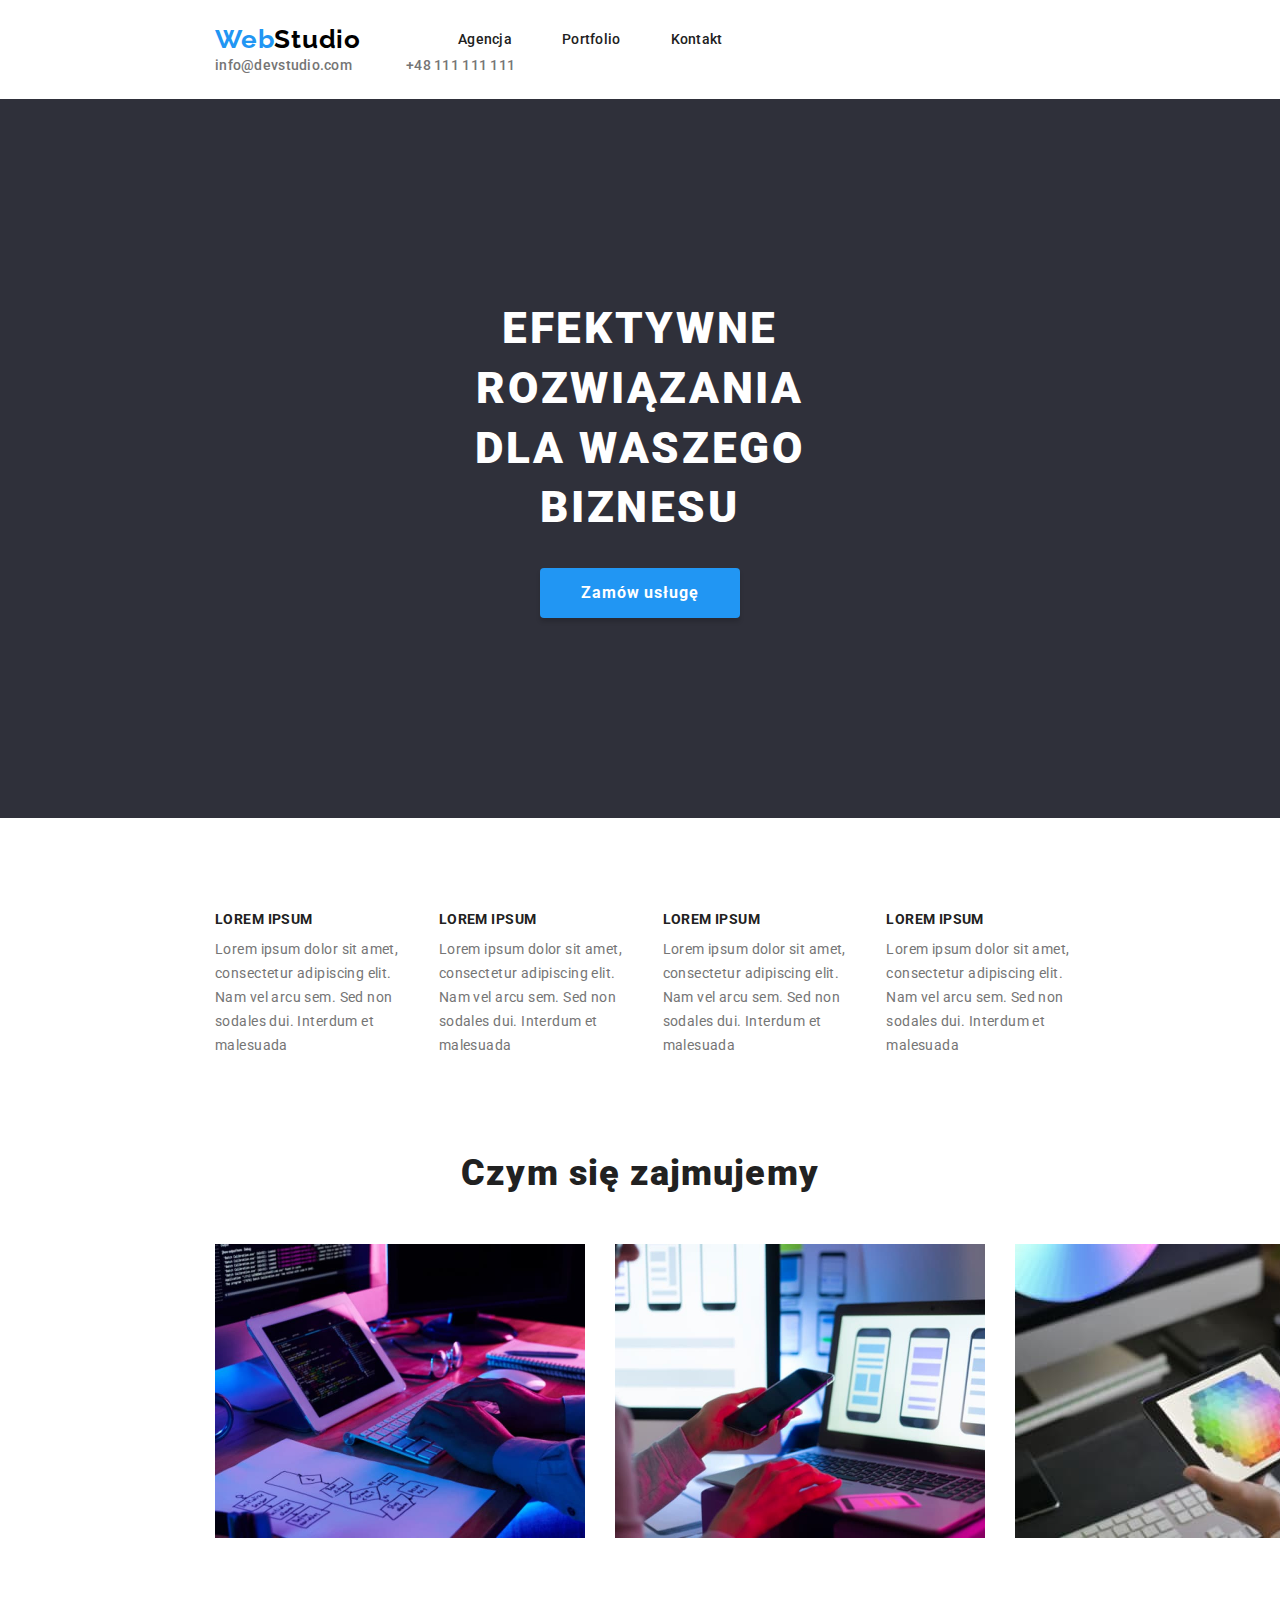
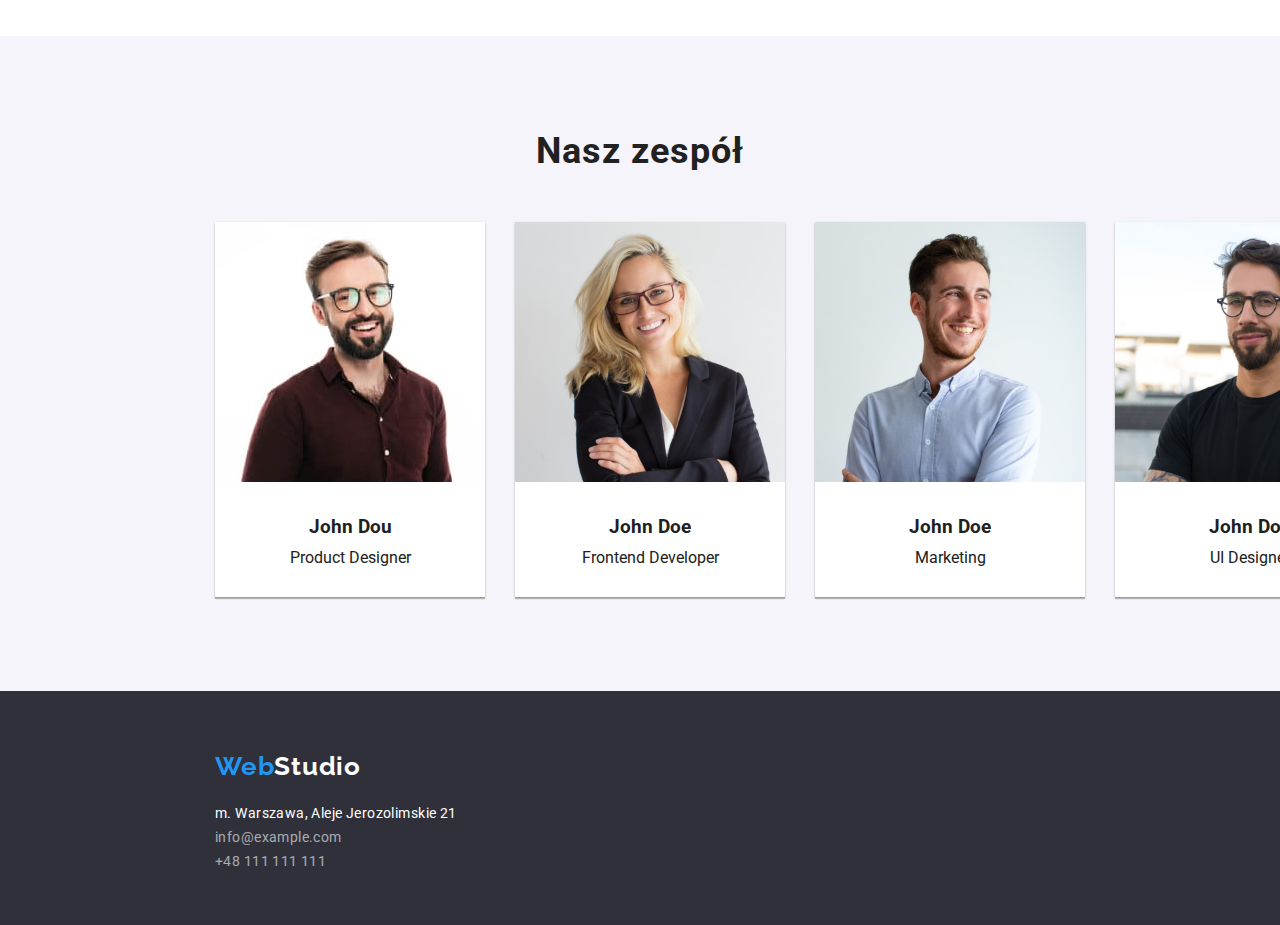
<file: index.html>
<!DOCTYPE html>
<html lang="pl">
  <head>
    <link rel="preconnect" href="https://fonts.googleapis.com" />
    <link rel="preconnect" href="https://fonts.gstatic.com" crossorigin />
    <link
      href="https://fonts.googleapis.com/css2?family=Raleway:wght@700&family=Roboto:wght@400;500;700;900&display=swap"
      rel="stylesheet"
    />
    <link rel="stylesheet" href="./css/styles.css" />
    <meta charset="utf-8" />
    <title>WebStudio</title>
  </head>
  <body>
    <header>
      <section class="section-main-menu">
        <a href="./index.html" class="logo-top"><span class="logo-blue-part">Web</span>Studio</a>
        <nav class="section-main-menu-nav">
          <ul class="section-main-menu-nav-list">
            <li><a href="./index.html" class="nav-link current-link">Agencja</a></li>
            <li><a href="./portfolio.html" class="nav-link">Portfolio</a></li>
            <li><a href="#" class="nav-link">Kontakt</a></li>
          </ul>
        </nav>
        <ul class="contact-list">
          <li><a href="mailto:info@devstudio.com" class="header-mail">info@devstudio.com</a></li>
          <li><a href="tel:+48111111111" class="header-tel">+48 111 111 111</a></li>
        </ul>
      </section>
    </header>
    <main>
      <section class="section-top">
        <h1 class="section-top-header">
          <strong>EFEKTYWNE ROZWIĄZANIA DLA WASZEGO BIZNESU</strong>
        </h1>
        <div class="section-top-division">
          <button type="button" class="section-top-button">Zamów usługę</button>
        </div>
      </section>
      <h2 class="content-hidden-element"></h2>
      <ul class="content-list">
        <li class="content-list-element">
          <h3>LOREM IPSUM</h3>
          <p>
            Lorem ipsum dolor sit amet, consectetur adipiscing elit. Nam vel arcu sem. Sed non
            sodales dui. Interdum et malesuada
          </p>
        </li>
        <li class="content-list-element">
          <h3>LOREM IPSUM</h3>
          <p>
            Lorem ipsum dolor sit amet, consectetur adipiscing elit. Nam vel arcu sem. Sed non
            sodales dui. Interdum et malesuada
          </p>
        </li>
        <li class="content-list-element">
          <h3>LOREM IPSUM</h3>
          <p>
            Lorem ipsum dolor sit amet, consectetur adipiscing elit. Nam vel arcu sem. Sed non
            sodales dui. Interdum et malesuada
          </p>
        </li>
        <li class="content-list-element">
          <h3>LOREM IPSUM</h3>
          <p>
            Lorem ipsum dolor sit amet, consectetur adipiscing elit. Nam vel arcu sem. Sed non
            sodales dui. Interdum et malesuada
          </p>
        </li>
      </ul>
      <section class="section-subjects">
        <h2 class="section-subjects-header"><strong>Czym się zajmujemy</strong></h2>
        <ul class="section-subjects-list">
          <li class="section-subjects-list-element">
            <img src="images/image-left.jpg" width="370" height="294" alt="Backend" />
          </li>
          <li class="section-subjects-list-element">
            <img src="images/image-center.jpg" width="370" height="294" alt="Frontend" />
          </li>
          <li class="section-subjects-list-element">
            <img src="images/image-right.jpg" width="370" height="294" alt="Design" />
          </li>
        </ul>
      </section>
      <section class="section-team">
        <h2 class="section-team-header">Nasz zespół</h2>
        <ul class="section-team-list">
          <li class="section-team-list-element">
            <img
              src="images/photo-product-designer.jpg"
              width="270"
              height="260"
              alt="Photo Procuct Designer"
            />
            <h3>John Dou</h3>
            <p>Product Designer</p>
          </li>
          <li class="section-team-list-element">
            <img
              src="images/photo-frontend-developer.jpg"
              width="270"
              height="260"
              alt="Photo Frontend Developer"
            />
            <h3>John Doe</h3>
            <p>Frontend Developer</p>
          </li>
          <li class="section-team-list-element">
            <img src="images/photo-marketing.jpg" width="270" height="260" alt="Photo Marketing" />
            <h3>John Doe</h3>
            <p>Marketing</p>
          </li>
          <li class="section-team-list-element">
            <img
              src="images/photo-ui-designer.jpg"
              width="270"
              height="260"
              alt="Photo UI Designer"
            />
            <h3>John Doe</h3>
            <p>UI Designer</p>
          </li>
        </ul>
      </section>
    </main>
    <footer class="footer-container">
      <a href="./index.html" class="logo-bottom"><span class="logo-blue-part">Web</span>Studio</a>
      <address class="address-container">
        <p>m. Warszawa, Aleje Jerozolimskie 21</p>
        <ul class="address-container-list">
          <li><a href="mailto:info@example.com" class="footer-mail">info@example.com</a></li>
          <li><a href="tel:+48111111111" class="footer-tel">+48 111 111 111</a></li>
        </ul>
      </address>
    </footer>
  </body>
</html>
</file>
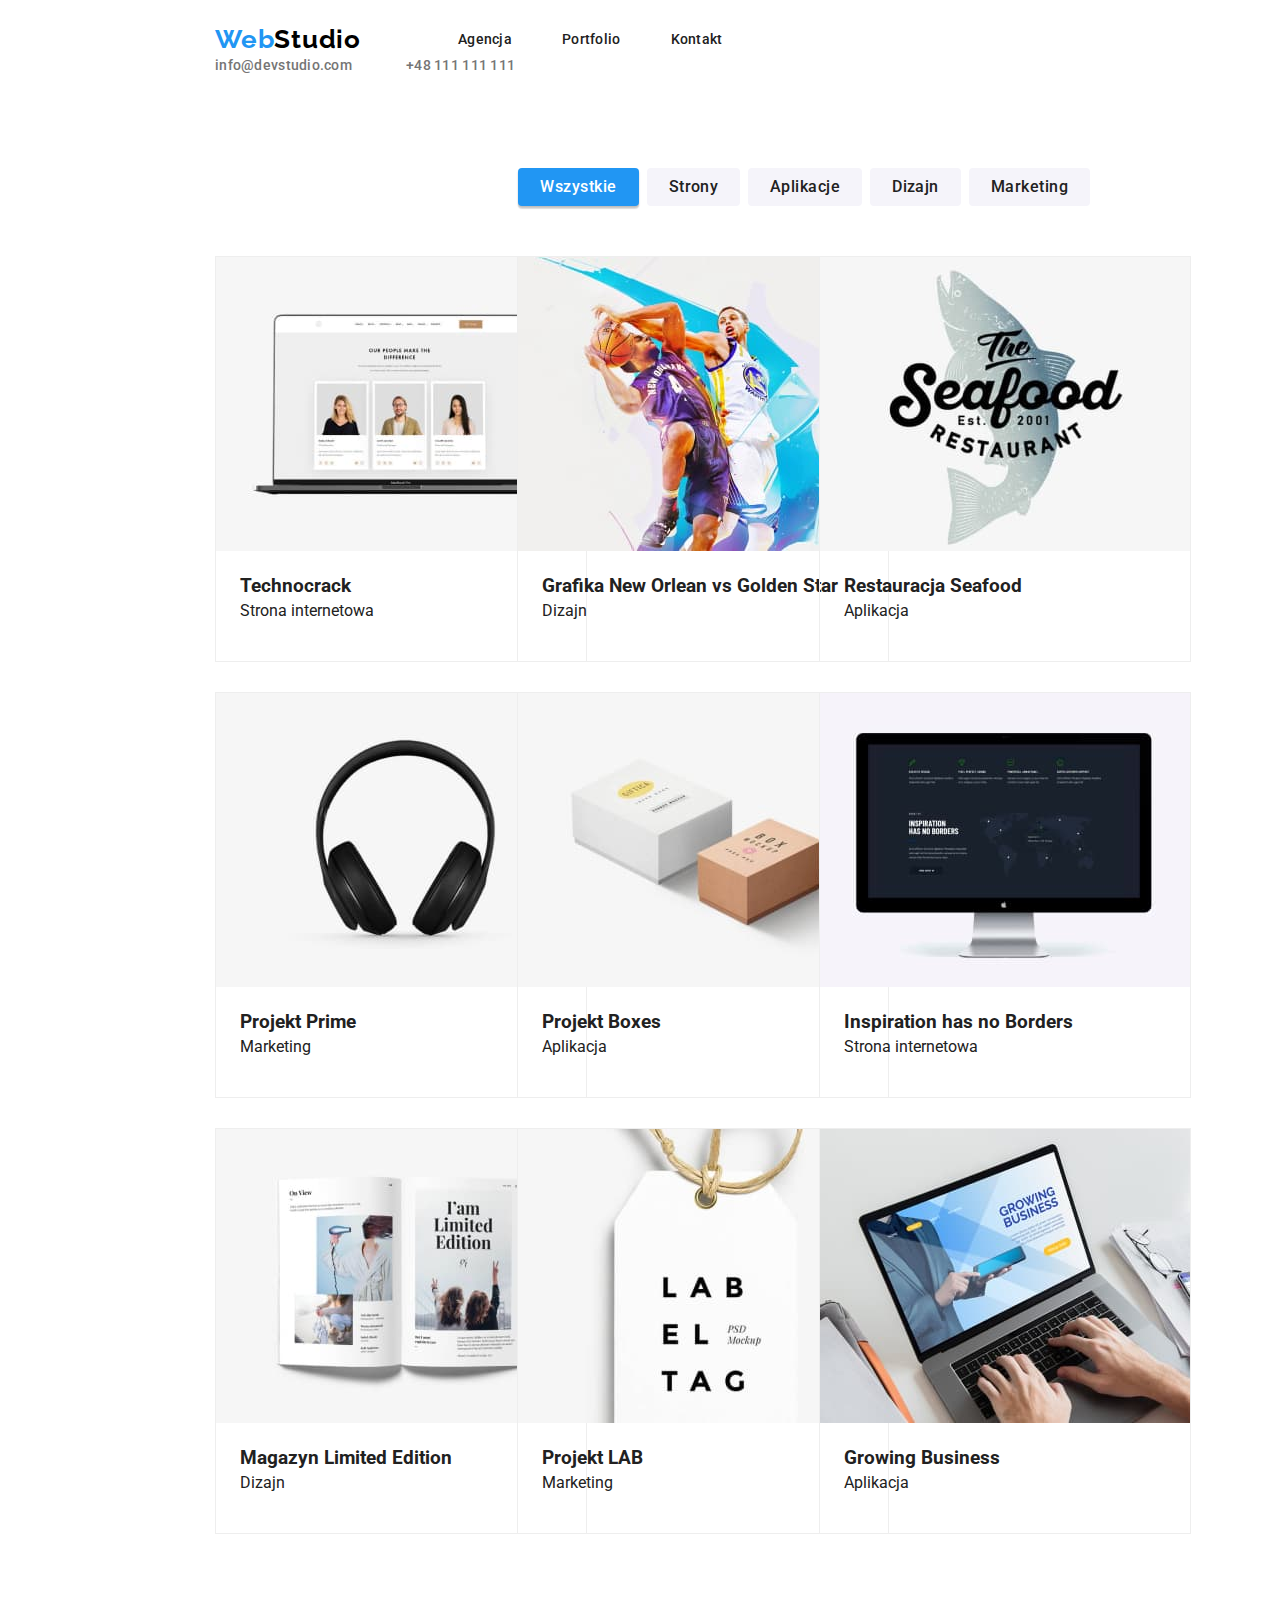
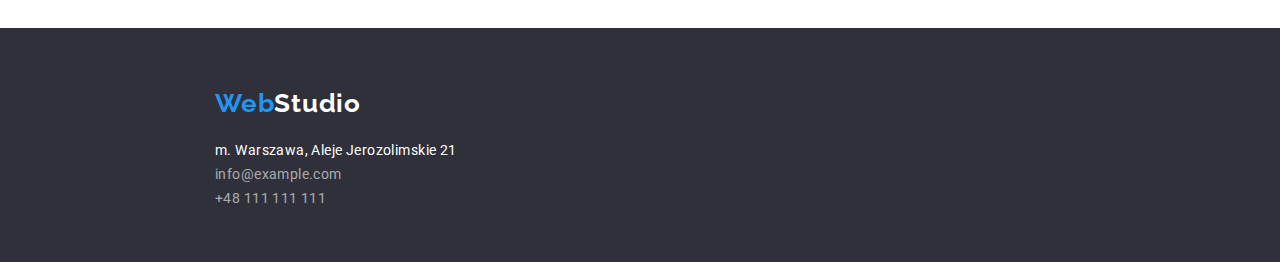
<file: portfolio.html>
<!DOCTYPE html>
<html lang="pl">
  <head>
    <link rel="preconnect" href="https://fonts.googleapis.com" />
    <link rel="preconnect" href="https://fonts.gstatic.com" crossorigin />
    <link
      href="https://fonts.googleapis.com/css2?family=Raleway:wght@700&family=Roboto:wght@400;500;700;900&display=swap"
      rel="stylesheet"
    />
    <link rel="stylesheet" href="./css/styles.css" />
    <meta charset="utf-8" />
    <title>WebStudio</title>
  </head>
  <body>
    <header>
      <section class="section-main-menu">
        <a href="./index.html" class="logo-top"><span class="logo-blue-part">Web</span>Studio</a>
        <nav class="section-main-menu-nav">
          <ul class="section-main-menu-nav-list">
            <li><a href="./index.html" class="nav-link">Agencja</a></li>
            <li><a href="./portfolio.html" class="nav-link current-link">Portfolio</a></li>
            <li><a href="#" class="nav-link">Kontakt</a></li>
          </ul>
        </nav>
        <ul class="contact-list">
          <li><a href="mailto:info@devstudio.com" class="header-mail">info@devstudio.com</a></li>
          <li><a href="tel:+48111111111" class="header-tel">+48 111 111 111</a></li>
        </ul>
      </section>
    </header>
    <main>
      <section class="section-portfolio-filter">
        <div class="portfolio-buttons-division">
          <ul class="portfolio-buttons-division-list">
            <li>
              <button type="button" class="button-filter button-all selected-button">
                Wszystkie
              </button>
            </li>
            <li><button type="button" class="button-filter button-pages">Strony</button></li>
            <li><button type="button" class="button-filter button-app">Aplikacje</button></li>
            <li><button type="button" class="button-filter button-design">Dizajn</button></li>
            <li><button type="button" class="button-filter button-marketing">Marketing</button></li>
          </ul>
        </div>
        <div class="portfolio-filter-division">
          <ul class="portfolio-filter-division-list">
            <li class="portfolio-filter-division-list-element">
              <div class="filtered-element">
                <img
                  src="images/portfolio-technocrack.jpg"
                  width="370"
                  height="294"
                  alt="Web Page"
                />
                <h3>Technocrack</h3>
                <p>Strona internetowa</p>
              </div>
            </li>
            <li class="portfolio-filter-division-list-element">
              <div class="filtered-element">
                <img
                  src="images/portfolio-new-orlean-golden-star.jpg"
                  width="370"
                  height="294"
                  alt="Web Page"
                />
                <h3>Grafika New Orlean vs Golden Star</h3>
                <p>Dizajn</p>
              </div>
            </li>
            <li class="portfolio-filter-division-list-element">
              <div class="filtered-element">
                <img
                  src="images/portfolio-restaurant-seefood.jpg"
                  width="370"
                  height="294"
                  alt="Web Page"
                />
                <h3>Restauracja Seafood</h3>
                <p>Aplikacja</p>
              </div>
            </li>
            <li class="portfolio-filter-division-list-element">
              <div class="filtered-element">
                <img
                  src="images/portfolio-project-prime.jpg"
                  width="370"
                  height="294"
                  alt="Web Page"
                />
                <h3>Projekt Prime</h3>
                <p>Marketing</p>
              </div>
            </li>
            <li class="portfolio-filter-division-list-element">
              <div class="filtered-element">
                <img
                  src="images/portfolio-project-boxes.jpg"
                  width="370"
                  height="294"
                  alt="Web Page"
                />
                <h3>Projekt Boxes</h3>
                <p>Aplikacja</p>
              </div>
            </li>
            <li class="portfolio-filter-division-list-element">
              <div class="filtered-element">
                <img
                  src="images/portfolio-inspiration.jpg"
                  width="370"
                  height="294"
                  alt="Web Page"
                />
                <h3>Inspiration has no Borders</h3>
                <p>Strona internetowa</p>
              </div>
            </li>
            <li class="portfolio-filter-division-list-element">
              <div class="filtered-element">
                <img src="images/portfolio-magazine.jpg" width="370" height="294" alt="Web Page" />
                <h3>Magazyn Limited Edition</h3>
                <p>Dizajn</p>
              </div>
            </li>
            <li class="portfolio-filter-division-list-element">
              <div class="filtered-element">
                <img
                  src="images/portfolio-project-lab.jpg"
                  width="370"
                  height="294"
                  alt="Web Page"
                />
                <h3>Projekt LAB</h3>
                <p>Marketing</p>
              </div>
            </li>
            <li class="portfolio-filter-division-list-element">
              <div class="filtered-element">
                <img
                  src="images/portfolio-growing-business.jpg"
                  width="370"
                  height="294"
                  alt="Web Page"
                />
                <h3>Growing Business</h3>
                <p>Aplikacja</p>
              </div>
            </li>
          </ul>
        </div>
      </section>
    </main>
    <footer class="footer-container">
      <a href="./index.html" class="logo-bottom"><span class="logo-blue-part">Web</span>Studio</a>
      <address class="address-container">
        <p>m. Warszawa, Aleje Jerozolimskie 21</p>
        <ul class="address-container-list">
          <li><a href="mailto:info@example.com" class="footer-mail">info@example.com</a></li>
          <li><a href="tel:+48111111111" class="footer-tel">+48 111 111 111</a></li>
        </ul>
      </address>
    </footer>
  </body>
</html>
</file>
<file: css/styles.css>
:root {
  --logo-color-blue: #2196f3;
  --brand-background-dark: #2f303a;
  --brand-background-gray: #e5e5e5;
  --brand-background-more-gray: #f5f4fa;
  --brand-background-white: #fff;
  --brand-contact-color-gray: #757575;
  --brand-font-color-dark: #212121;
  --brand-color-black: #000;
  --brand-color-white: #fff;
  --background-filtered-description: #eee;
}
body {
  font-family: 'Roboto', 'Raleway', sans-serif;
  background: var(--brand-background-white);
  margin: 0px;
  padding: 0px;
  color: var(--brand-font-color-dark);
}
a[href] {
  text-decoration: none;
}
button[type='button'] {
  cursor: pointer;
}
.section-main-menu {
  padding: 0px;
  margin: 24px 0px 25px 215px;
}
.section-main-menu * {
  display: inline;
}
.logo-top {
  font-family: 'Raleway';
  font-weight: 700;
  font-size: 26px;
  line-height: 1.19;
  letter-spacing: 0.03em;
  vertical-align: middle;
  color: var(--brand-color-black);
  margin: 0px 93px 0px 0px;
  padding: 0px;
}
.logo-blue-part {
  color: var(--logo-color-blue);
}
.section-main-menu-nav-list {
  margin: 32px 325px 32px 0px;
  padding: 0px;
}
.section-main-menu-nav-list a {
  font-weight: 500;
  font-size: 14px;
  line-height: 1.14;
  letter-spacing: 0.02em;
  color: var(--brand-font-color-dark);
  margin: 32px 46px 32px 0px;
  padding: 0px;
}
.contact-list {
  margin: 32px 0px 32px 0px;
  padding: 0px;
}
.header-mail {
  font-weight: 500;
  font-size: 14px;
  line-height: 1.14;
  letter-spacing: 0.02em;
  color: var(--brand-contact-color-gray);
  margin: 32px 50px 32px 0px;
}
.header-tel {
  font-weight: 500;
  font-size: 14px;
  line-height: 1.14;
  letter-spacing: 0.02em;
  color: var(--brand-contact-color-gray);
  margin: 0px;
  padding: 0px;
}
.section-main-menu a:hover,
.footer-container a:hover,
.section-main-menu a:focus,
.footer-container a:focus {
  color: var(--logo-color-blue);
}
.current-link:visited {
  color: var(--logo-color-blue);
}

.section-top {
  margin: 0px;
  padding: 200px 0px 200px 0px;
  background: var(--brand-background-dark);
}
.section-top-header {
  font-weight: 900;
  font-size: 44px;
  line-height: 1.36;
  text-align: center;
  letter-spacing: 0.06em;
  text-transform: uppercase;
  color: var(--brand-color-white);
  padding: 0px 452px 30px 452px;
  margin: 0px;
}
.section-top-division {
  text-align: center;
  padding: 0px;
  margin: 0px;
}
.section-top-button {
  width: 200px;
  height: 50px;
  background: var(--logo-color-blue);
  box-shadow: 0px 4px 4px rgba(0, 0, 0, 0.15);
  border-radius: 4px;
  border: 0px;
  font-family: 'Roboto';
  font-weight: 700;
  font-size: 16px;
  line-height: 1.875;
  align-items: center;
  letter-spacing: 0.06em;
  color: var(--brand-color-white);
  margin: 0px;
  padding: 0px;
}

.content-hidden-element {
  visibility: hidden;
  margin: 0px;
  padding: 0px;
}
.content-list {
  display: flex;
  gap: 30px;
  list-style-type: none;
  padding: 94px 200px 0px 215px;
  margin: 0px;
}

.content-list-element h3 {
  font-size: 14px;
  line-height: 1.14;
  letter-spacing: 0.03em;
  text-transform: uppercase;
  color: var(--brand-font-color-dark);
  margin: 0px 0px 10px 0px;
  padding: 0px;
}
.content-list-element p {
  font-size: 14px;
  line-height: 1.714;
  letter-spacing: 0.03em;
  color: var(--brand-contact-color-gray);
  padding: 0px;
  margin: 0px;
}

.section-subjects {
  padding: 0px 215px 94px 215px;
  margin: 0px;
}
.section-subjects-header,
.section-team-header {
  text-align: center;
  font-size: 36px;
  line-height: 1.167;
  text-align: center;
  letter-spacing: 0.03em;
  padding: 94px 0px 50px 0px;
  margin: 0px;
}
.section-subjects-list {
  display: flex;
  gap: 30px;
  padding: 0px;
  margin: 0px;
  list-style-type: none;
}

.section-team {
  background: var(--brand-background-more-gray);
  padding: 0px 215px 94px 215px;
  margin: 0px;
}
.section-team-list {
  display: flex;
  gap: 30px;
  list-style-type: none;
  padding: 0px 0px 0px 0px;
  margin: 0px 0px 0px 0px;
}

.section-team-list-element {
  background: var(--brand-background-white);
  box-shadow: 0px 1px 3px rgba(0, 0, 0, 0.12), 0px 1px 1px rgba(0, 0, 0, 0.14),
    0px 2px 1px rgba(0, 0, 0, 0.2);
  border-radius: 0px;
  margin: 0px;
}

.section-team-list-element h3 {
  text-align: center;
  padding: 30px 0px 10px 0px;
  border: 0px;
  margin: 0px;
}
.section-team-list-element p {
  text-align: center;
  padding: 0px 0px 30px 0px;
  border: 0px;
  margin: 0px;
}

.footer-container {
  background: var(--brand-background-dark);
  padding: 60px 0px 51px 0px;
}
.address-container-list {
  list-style-type: none;
  padding: 0px;
  margin: 0px 0px 0px 0px;
}
.address-container p {
  list-style-type: none;
  font-style: normal;
  font-size: 14px;
  line-height: 1.714;
  letter-spacing: 0.03em;
  color: var(--brand-color-white);
  padding: 0px;
  margin: 20px 0px 0px 215px;
}

.address-container a {
  font-style: normal;
  font-size: 14px;
  line-height: 1.714;
  letter-spacing: 0.03em;
  color: rgba(255, 255, 255, 0.6);
  padding: 0px;
  margin: 9px 0px 9px 215px;
}
.logo-bottom {
  color: var(--brand-color-white);
  font-family: 'Raleway';
  font-weight: 700;
  font-size: 26px;
  line-height: 1.19;
  letter-spacing: 0.03em;
  padding: 0px;
  margin: 0px 0px 0px 215px;
}

/* portfolio page only */
.section-portfolio-filter {
  margin: 94px 215px 94px 215px;
  padding: 0px;
}
.portfolio-buttons-division {
  margin: 0px;
  padding: 0px;
}
.portfolio-buttons-division-list {
  list-style-type: none;
  display: flex;
  gap: 8px;
  margin: 0px 295px 50px 303px;
  padding: 0px;
}
.button-filter {
  height: 38px;
  left: 740px;
  background: var(--brand-background-more-gray);
  border-radius: 4px;
  border: 0px;
  margin: 0px;
  padding: 0px;
  font-family: 'Roboto';
  font-weight: 500;
  font-size: 16px;
  line-height: 1.625;
  text-align: center;
  letter-spacing: 0.03em;
  color: var(--brand-font-color-dark);
}
.selected-button {
  background: var(--logo-color-blue);
  box-shadow: 0px 3px 1px rgba(0, 0, 0, 0.1), 0px 1px 2px rgba(0, 0, 0, 0.08),
    0px 2px 2px rgba(0, 0, 0, 0.12);
  border-radius: 4px;
  color: var(--brand-color-white);
}
.button-all {
  width: 121px;
}
.button-pages {
  width: 93px;
}
.button-app {
  width: 114px;
}
.button-design {
  width: 91px;
}
.button-marketing {
  width: 121px;
}

.portfolio-filter-division {
  margin: 0px;
}
.portfolio-filter-division-list {
  list-style-type: none;
  display: flex;
  gap: 30px;
  padding: 0px;
  margin: 0px;
  flex-wrap: wrap;
  justify-content: space-between;
}
.portfolio-filter-division-list-element {
  width: 29%;
}
.filtered-element {
  width: 370px;
  height: 404px;
  border: 1px solid var(--background-filtered-description);
}
.portfolio-filter-division-list-element h3 {
  /* text-align: left; */
  padding: 0px;
  border: 0px;
  margin: 20px 24px 4px 24px;
}

.portfolio-filter-division-list-element p {
  /* display: flex; */
  /* text-align: left; */
  padding: 0px;
  border: 0px;
  margin: 0px 24px 20px 24px;
}
</file>
